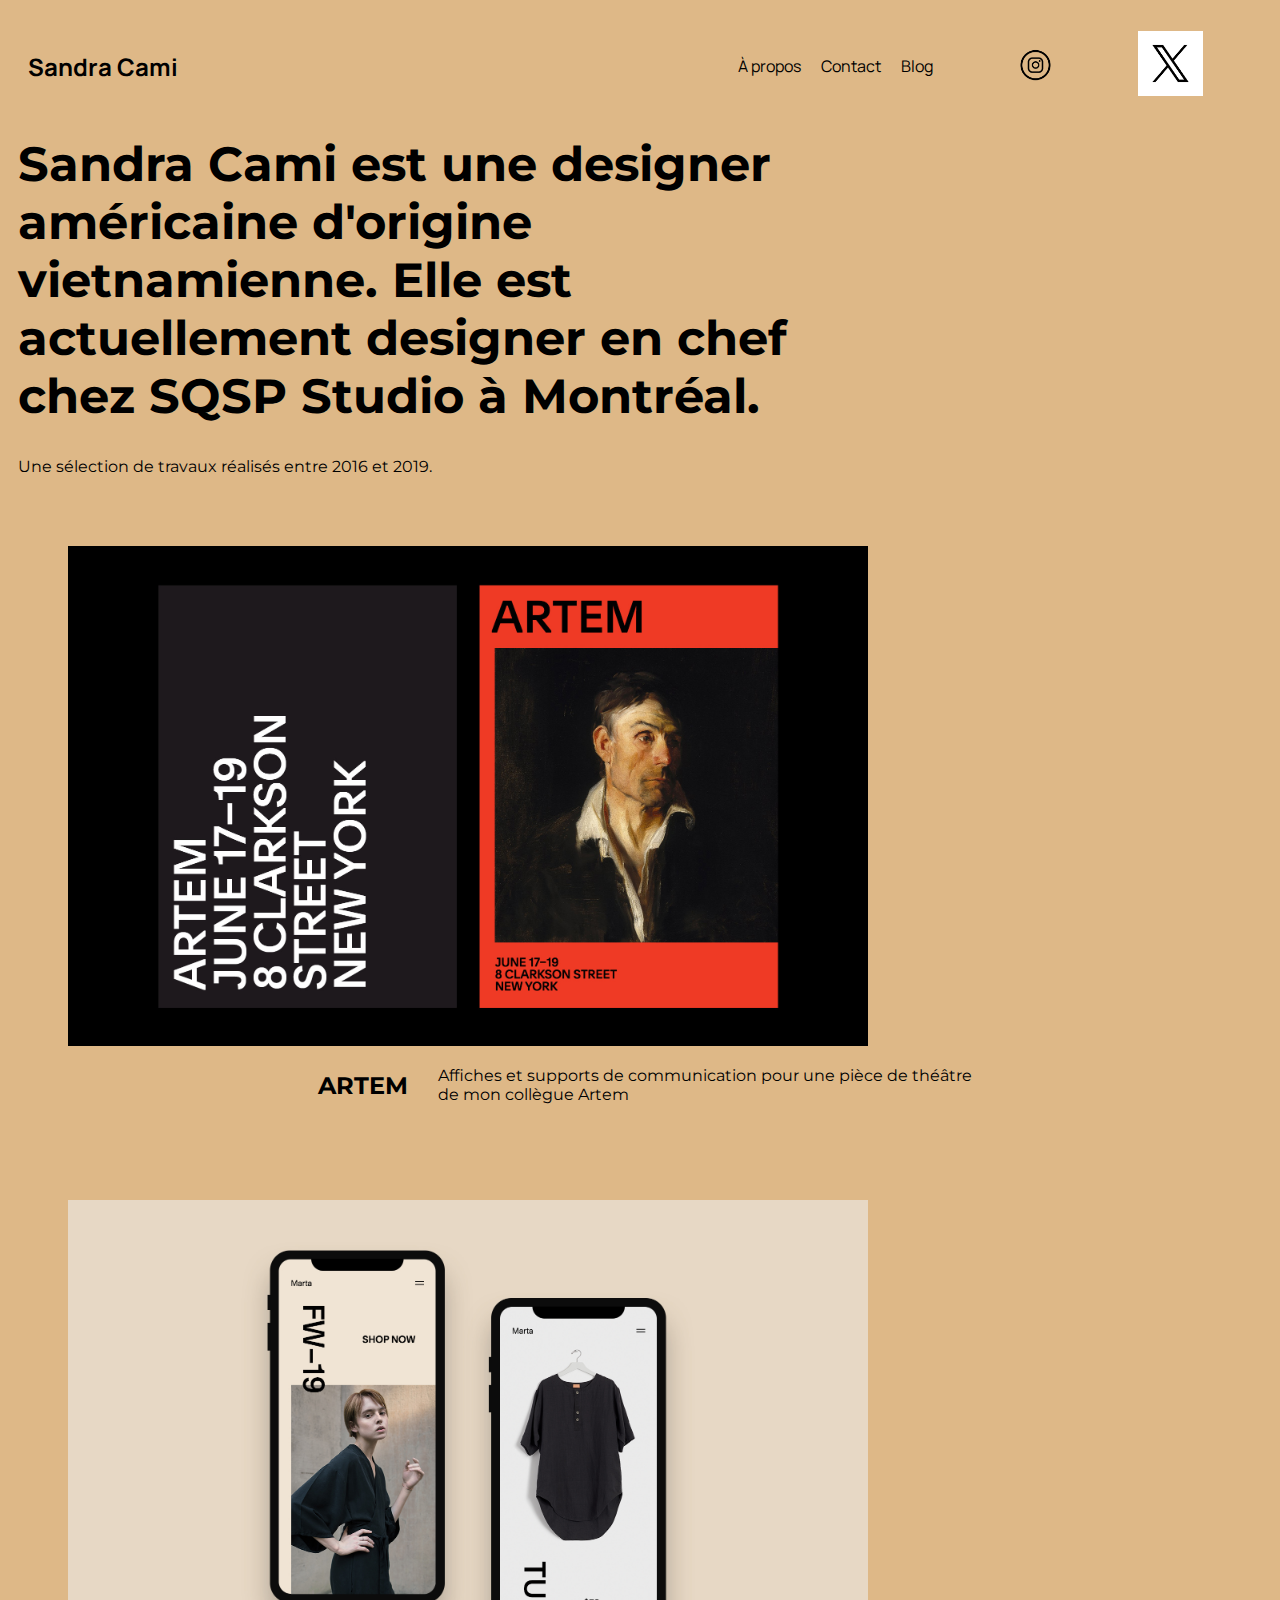
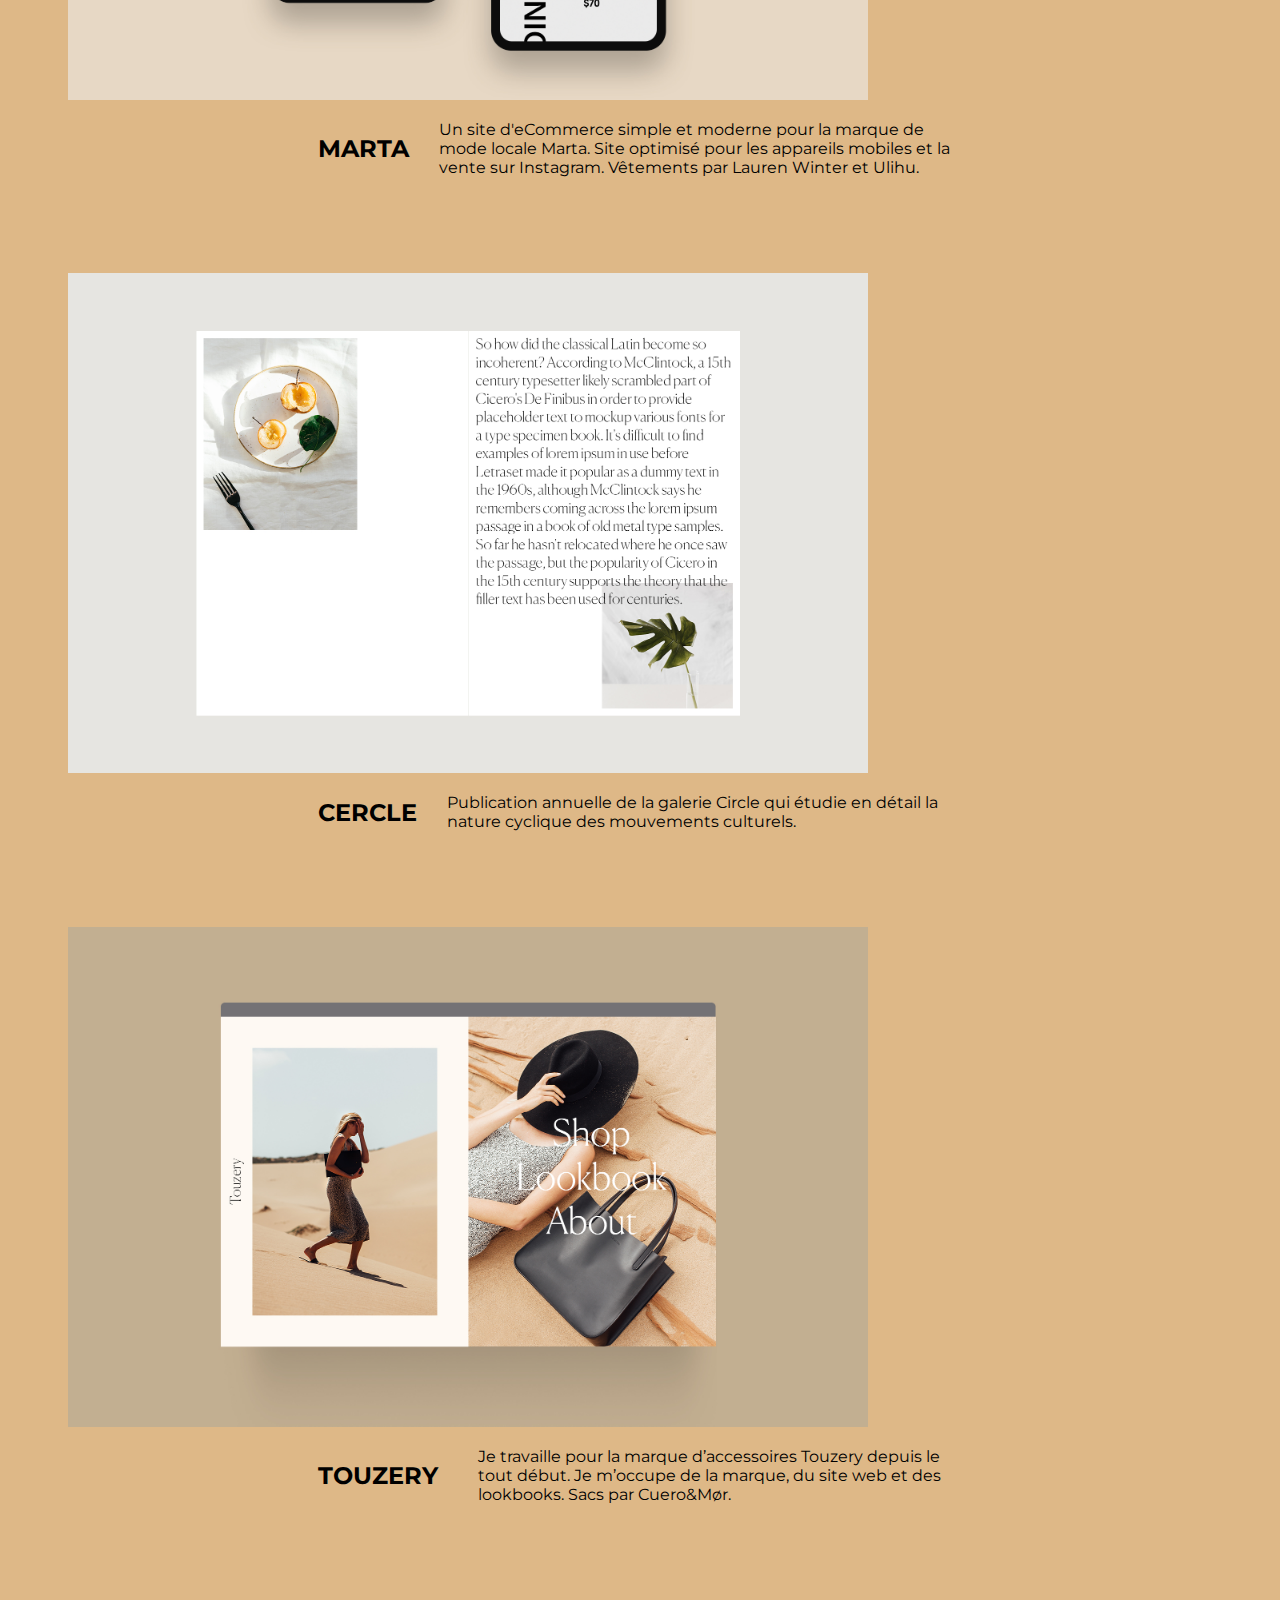
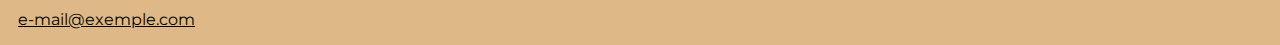
<file: index.html>
<!DOCTYPE html>
<html lang="en">
<head>
    <meta charset="UTF-8">
    <meta name="viewport" content="width=device-width, initial-scale=1.0">
    <title>Cami</title>
    <link rel="stylesheet" href="style.css">
    <link rel="preconnect" href="https://fonts.googleapis.com">
<link rel="preconnect" href="https://fonts.gstatic.com" crossorigin>
<link href="https://fonts.googleapis.com/css2?family=Manrope:wght@200..800&family=Oswald:wght@200..700&family=Roboto+Condensed:ital,wght@0,100..900;1,100..900&family=Special+Gothic+Expanded+One&display=swap" rel="stylesheet">
    <link rel="preconnect" href="https://fonts.googleapis.com">
<link rel="preconnect" href="https://fonts.gstatic.com" crossorigin>
<link href="https://fonts.googleapis.com/css2?family=Montserrat:ital,wght@0,100..900;1,100..900&display=swap" rel="stylesheet">
</head>
<body>
    <div class="my_class_0028">
        <div class="navbar">
            <div class="logo">
                <h2>Sandra Cami</h2>
            </div>
            <div class="menu">
                <a href="#">À propos</a>
                <a href="#">Contact</a>
                <a href="#">Blog</a>
                <a href="#"><img src="images/iglogo.png" alt="insta" class="petite-image"></a>
                <a href="#"><img src="images/xlogo.jpg" alt="twitter" class="petite-image"></a>
            </div>

        </div>
        <h1>Sandra Cami est une designer américaine d'origine vietnamienne. Elle est actuellement designer en chef chez SQSP Studio à Montréal.</h1>
        <p>Une sélection de travaux réalisés entre 2016 et 2019.</p>
    </div>
    <div class="projetartem">
        <img src="images/artem2.jpeg" alt="artem">
        <div class="projetartem1">
            <h2>ARTEM</h2>
        <p>Affiches et supports de communication pour une pièce de théâtre de mon collègue Artem</p>
        </div>
    </div>
    <div class="projetmarta">
        <img src="images/MARTA.jpg" alt="Marta">
        <div class="projetmarta1">
            <h2>MARTA</h2>
        <p>Un site d'eCommerce simple et moderne pour la marque de mode locale Marta. Site optimisé pour les appareils mobiles et la vente sur Instagram. Vêtements par Lauren Winter et Ulihu.</p>
        </div>
    </div>
    <div class="projetcircle">
        <img src="images/Circle.jpg" alt="circle">
        <div class="projetcircle1">
             <h2>CERCLE</h2>
        <p>Publication annuelle de la galerie Circle qui étudie en détail la nature cyclique des mouvements culturels.</p>
        </div>
    </div>
    <div class="projettouzery">
        <img src="images/Touzery.jpg" alt="Touzery">
        <div class="projettouzery1">
            <h2>TOUZERY</h2>
        <p>Je travaille pour la marque d’accessoires Touzery depuis le tout début. Je m’occupe de la marque, du site web et des lookbooks. Sacs par Cuero&Mør.</p>  
        </div> 
    </div>
    <div class="mail">
        <p>e-mail@exemple.com</p>
    </div>
</body>
</html>
</file>
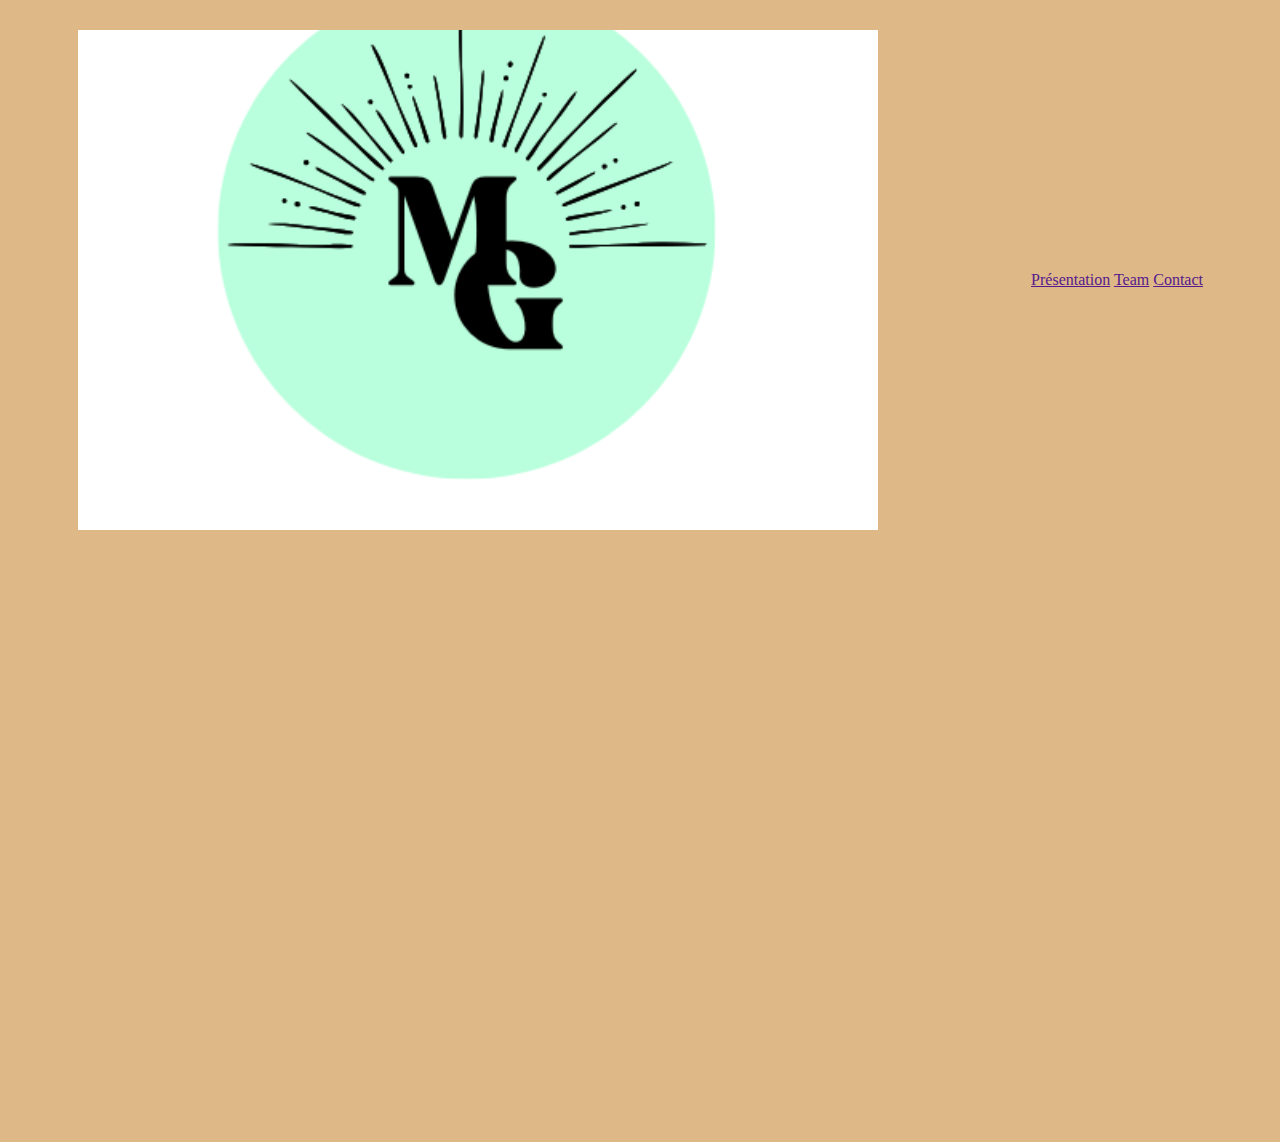
<file: box.html>
<!DOCTYPE html>
<html lang="en">
<head>
    <meta charset="UTF-8">
    <meta name="viewport" content="width=device-width, initial-scale=1.0">
    <title>Fexbox</title>
    <link rel="stylesheet" href="style.css">
</head>
<body>
    <div class="navbar">
        <img src="images/logo.png.png" class="logo">
        <div class="links">
          <a href="" class="link">Présentation</a>
          <a href="" class="link">Team</a>
          <a href="" class="link">Contact</a>
        </div>
      </div>
      <iframe src="https://www.google.com/maps/embed?pb=!1m18!1m12!1m3!1d231242.03179061064!2d11.184977533735632!3d43.776874178665196!2m3!1f0!2f0!3f0!3m2!1i1024!2i768!4f13.1!3m3!1m2!1s0x132a56a680d2d6ad%3A0x93d57917efc72a03!2sFlorence%2C%20Italie!5e0!3m2!1sfr!2sfr!4v1744817642403!5m2!1sfr!2sfr" width="800" height="600" style="border:0;" allowfullscreen="" loading="lazy" referrerpolicy="no-referrer-when-downgrade"></iframe>
</body>
</html>
</file>
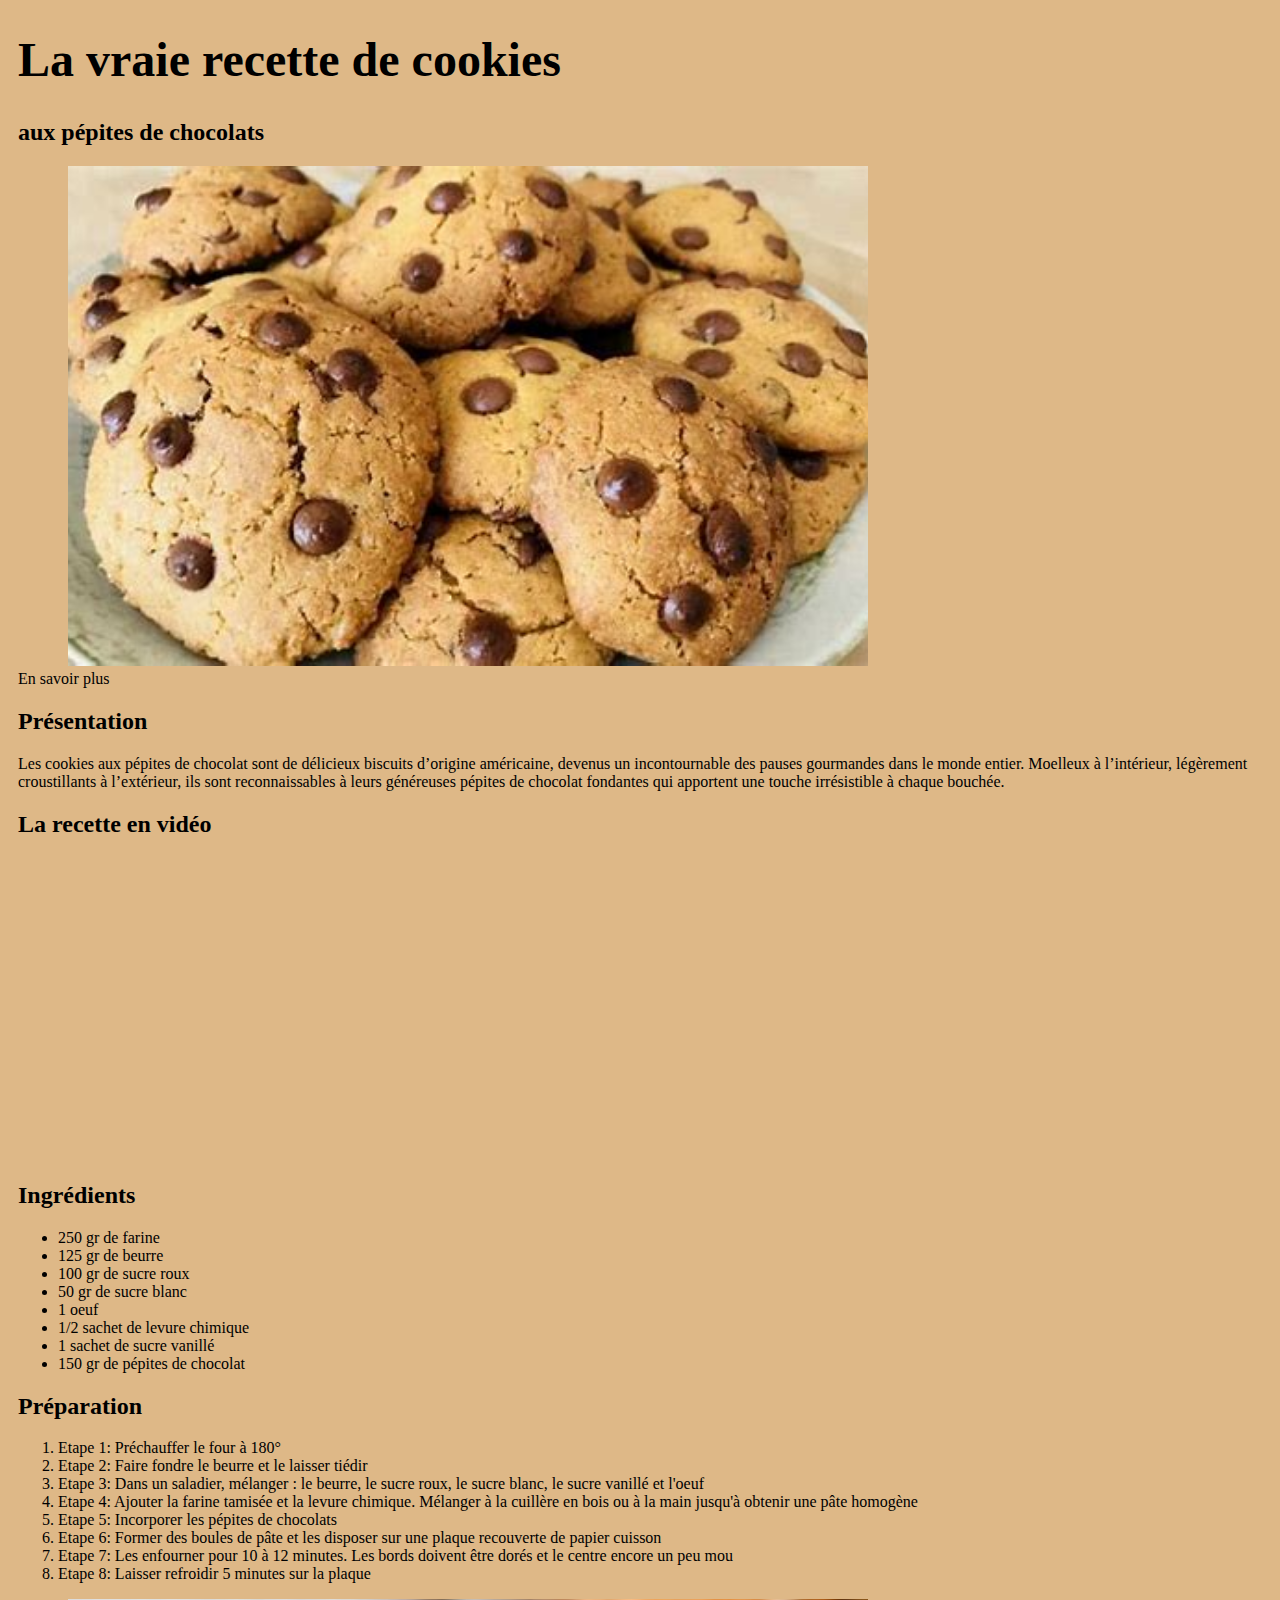
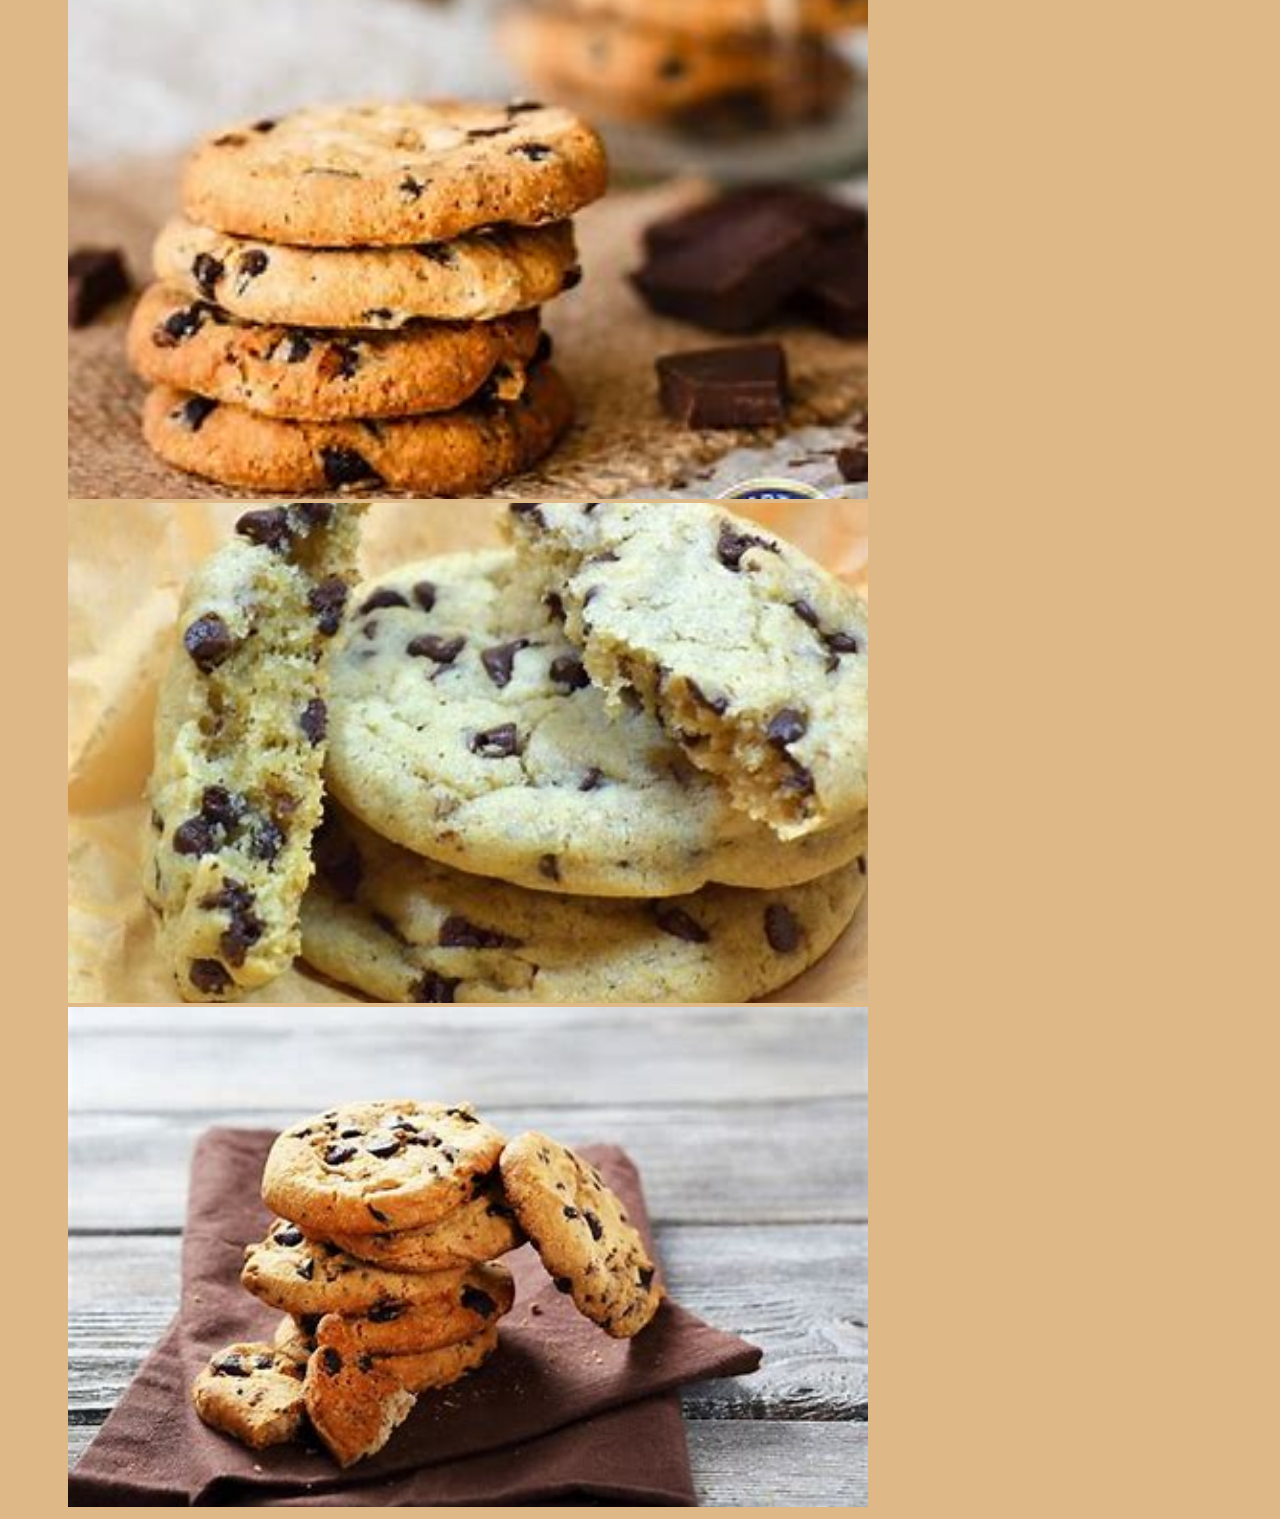
<file: recette cookies.html>
<!DOCTYPE html>
<html lang="en">
<head>
    <meta charset="UTF-8">
    <meta name="viewport" content="width=device-width, initial-scale=1.0">
    <title>Recette cookies </title>
    <link rel="stylesheet" href="style.css">
    <link rel="preconnect" href="https://fonts.googleapis.com">
<link rel="preconnect" href="https://fonts.gstatic.com" crossorigin>
<link href="https://fonts.googleapis.com/css2?family=Oswald:wght@200..700&family=Roboto+Condensed:ital,wght@0,100..900;1,100..900&display=swap" rel="stylesheet">
</head>
<body>
    <div class="introduction">
        <h1>La vraie recette de cookies</h1>
    <h2>aux pépites de chocolats</h2>
   <img src="cookies.jpg" alt="cookies">
   <br>
   <div class="btn">En savoir plus</div>
    </div>
    <div class="presentation">
        <h2>Présentation</h2>
        <p>Les cookies aux pépites de chocolat sont de délicieux biscuits d’origine américaine, devenus un incontournable des pauses gourmandes dans le monde entier. Moelleux à l’intérieur, légèrement croustillants à l’extérieur, ils sont reconnaissables à leurs généreuses pépites de chocolat fondantes qui apportent une touche irrésistible à chaque bouchée.</p>
    </div>
    <div class="video">
        <h2>La recette en vidéo</h2>
        <iframe width="500" height="300" src="https://www.youtube.com/embed/ztrDE1pSXDU" frameborder="0" allow="accelerometer; autoplay; encrypted-media; gyroscope; picture-in-picture" allowfullscreen=""></iframe>
    </div>
    <div class="ingredients">
        <h2>Ingrédients</h2>
        <ul>
            <li>250 gr de farine</li>
            <li>125 gr de beurre</li>
            <li>100 gr de sucre roux</li>
            <li>50 gr de sucre blanc</li>
            <li>1 oeuf</li>
            <li>1/2 sachet de levure chimique</li>
            <li>1 sachet de sucre vanillé</li>
            <li>150 gr de pépites de chocolat</li>
        </ul>
    </div>
    <div class="preparation">
        <h2>Préparation</h2>
        <ol>
            <li>Etape 1: Préchauffer le four à 180°</li>
            <li>Etape 2: Faire fondre le beurre et le laisser tiédir</li>
            <li>Etape 3: Dans un saladier, mélanger : le beurre, le sucre roux, le sucre blanc, le sucre vanillé et l'oeuf</li>
            <li>Etape 4: Ajouter la farine tamisée et la levure chimique. Mélanger à la cuillère en bois ou à la main jusqu'à obtenir une pâte homogène</li>
            <li>Etape 5: Incorporer les pépites de chocolats</li>
            <li>Etape 6: Former des boules de pâte et les disposer sur une plaque recouverte de papier cuisson</li>
            <li>Etape 7: Les enfourner pour 10 à 12 minutes. Les bords doivent être dorés et le centre encore un peu mou</li>
            <li>Etape 8: Laisser refroidir 5 minutes sur la plaque</li>
        </ol>
    </div>
    <div class="images">
        <img src="cookies1.jpg" alt="cookies">
        <img src="cookies2.jpg" alt="cookies">
        <img src="cookie3.jpg" alt="cookies">
    </div>
</body>
</html>
</file>
<file: style.css>
body{
background-color: burlywood;
font-family:Montserrat ;
padding-left: 10px;
}
img{
    width: 800px;
    height: 500px;
    object-fit: cover;
    object-position: center;
    margin-left: 50px;
}
.petite-image{
    width: 65px;
    height: 65px;
    object-fit: cover;
    object-position: center;
}
.navbar{
    font-family:manrope;
    display: flex;
    justify-content: space-between;
    align-items: center;
    padding: 0 24px;
    padding-left: 10px;
    margin-top: 30px;
    width: 1175px;
    
}
.menu a{ 
    color: black;
    text-decoration: none;
    
}

.menu{
    align-items: center;
    display: flex;
    align-items: center;
    gap: 20px;
    align-items: center;
}
h1{
    width: 800px;
    font-size: 300%;
}
.projetartem{
    margin-top: 70px;
}
.projetartem1{
  display: flex;
  justify-content: left;
  text-align: left;
  padding: 0 300px;
    gap: 30px;
    align-items: center;
}
.projetmarta{
    margin-top: 80px;
}
.projetmarta1{
    display: flex;
    justify-content: space-around;
    text-align: left;
    padding: 0 300px;
    gap: 30px;
    align-items: center;
}
.projetcircle{
    margin-top: 80px;
}
.projetcircle1{
    display: flex;
    justify-content: space-around;
    text-align: left;
    padding: 0 300px;
    gap: 30px;
    align-items: center;
}
.projettouzery{
    margin-top: 80px;
}
.projettouzery1{
    display: flex;
    justify-content: space-around;
    text-align: left;
    padding: 0 300px;
    gap: 40px;
    align-items: center;
}
.mail{
    text-decoration: underline;
    margin-top: 90px;
}
</file>
